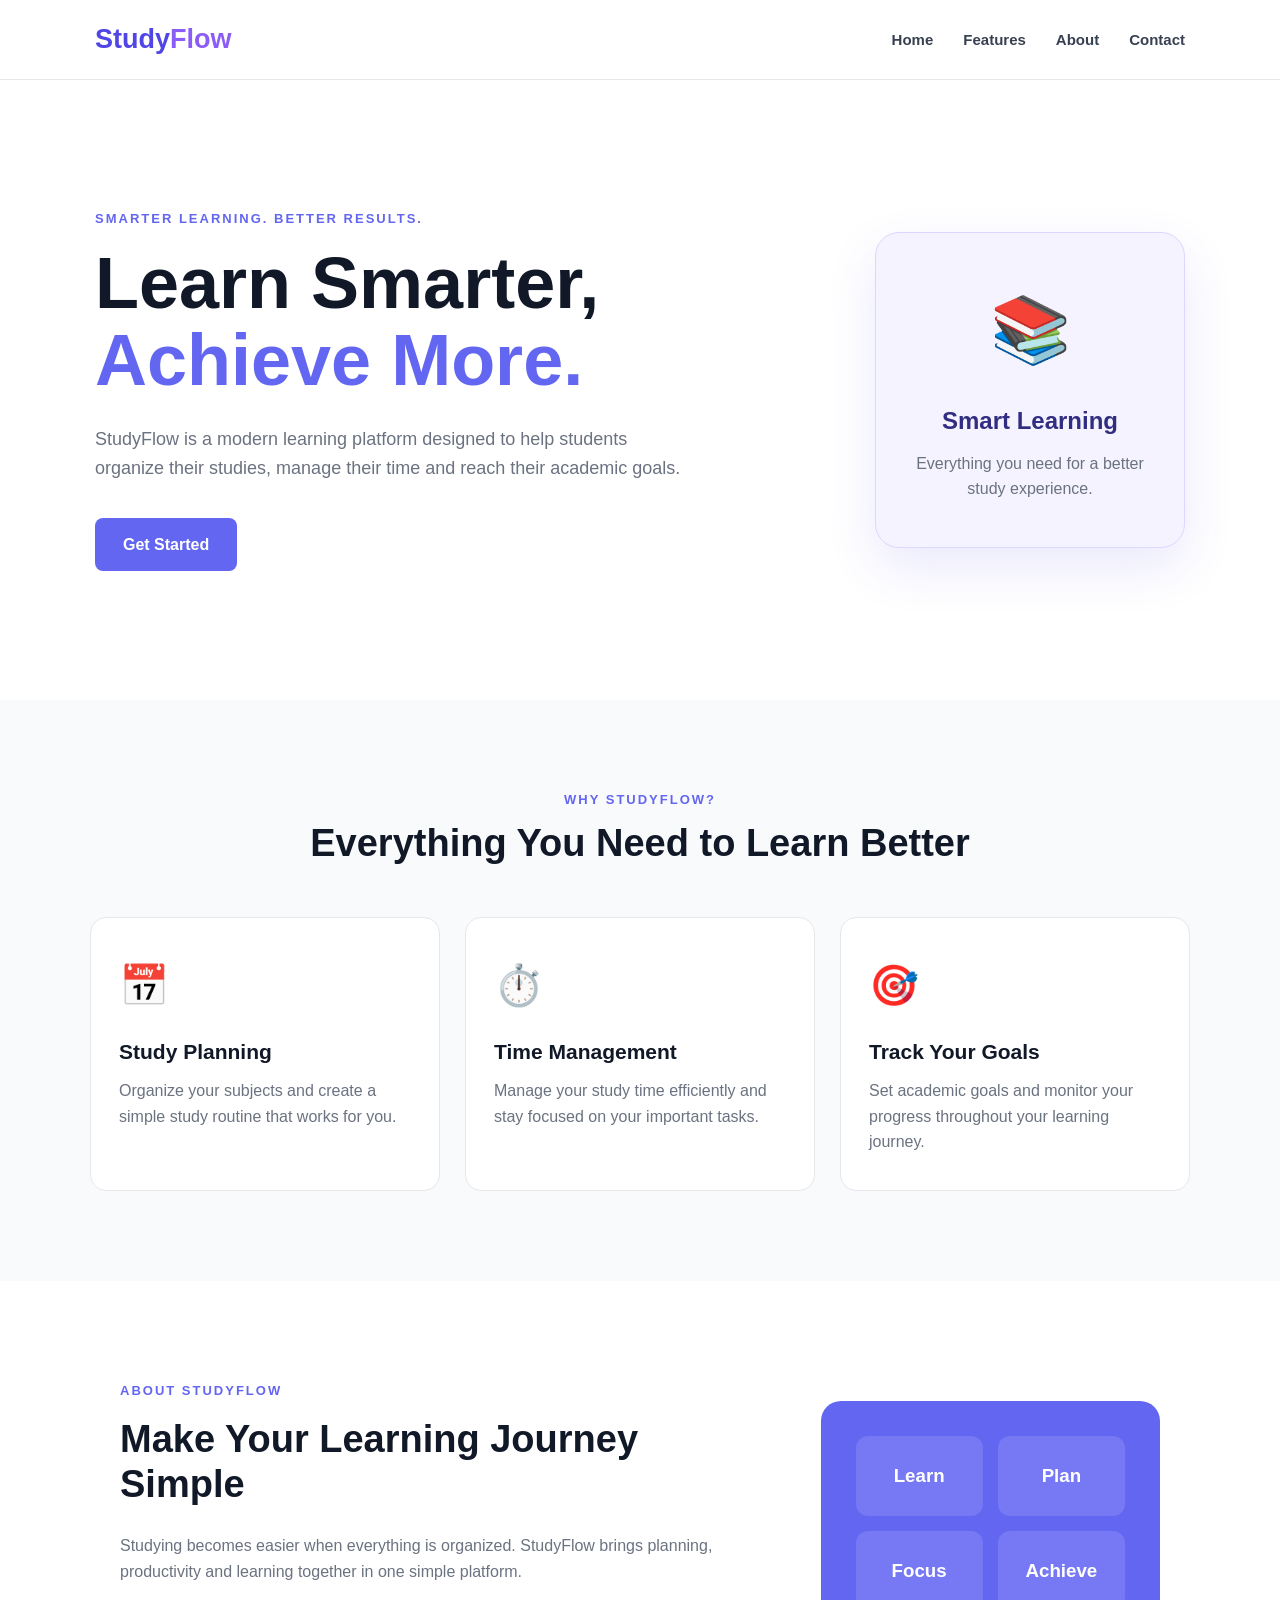
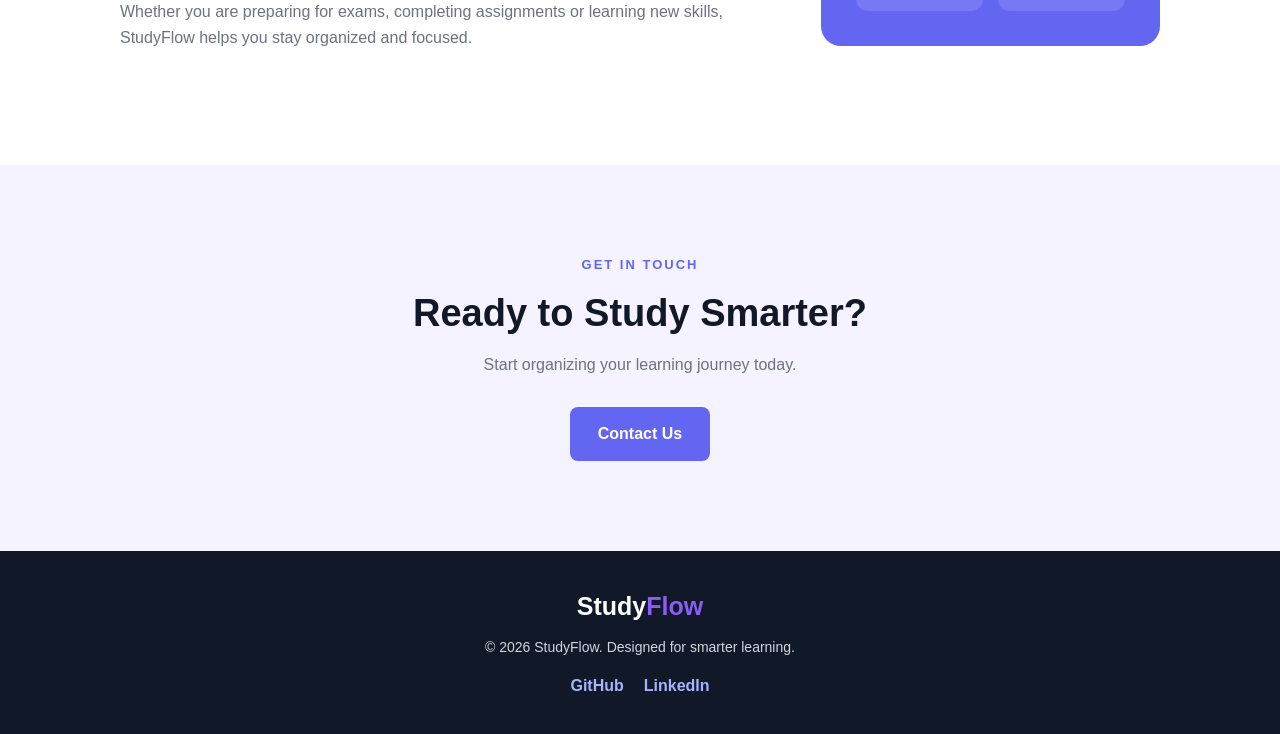
<file: index.html>
<!DOCTYPE html>
<html lang="en">
<head>
    <meta charset="UTF-8">
    <meta name="viewport" content="width=device-width, initial-scale=1.0">
    <title>StudyFlow - Smart Learning Platform</title>

    <link rel="stylesheet" href="style.css">
</head>

<body>

    <!-- Navigation Bar -->
    <header>
        <nav class="navbar">
            <div class="logo">Study<span>Flow</span></div>

            <ul class="nav-links">
                <li><a href="#home">Home</a></li>
                <li><a href="#features">Features</a></li>
                <li><a href="#about">About</a></li>
                <li><a href="#contact">Contact</a></li>
            </ul>
        </nav>
    </header>

    <!-- Hero Section -->
    <section id="home" class="hero">

        <div class="hero-content">
            <p class="tagline">SMARTER LEARNING. BETTER RESULTS.</p>

            <h1>
                Learn Smarter,
                <span>Achieve More.</span>
            </h1>

            <p class="hero-text">
                StudyFlow is a modern learning platform designed
                to help students organize their studies, manage
                their time and reach their academic goals.
            </p>

            <a href="#features" class="btn">Get Started</a>
        </div>

        <div class="hero-card">
            <div class="card-icon">📚</div>
            <h3>Smart Learning</h3>
            <p>Everything you need for a better study experience.</p>
        </div>

    </section>

    <!-- Features Section -->
    <section id="features" class="features">

        <div class="section-heading">
            <p>WHY STUDYFLOW?</p>
            <h2>Everything You Need to Learn Better</h2>
        </div>

        <div class="feature-container">

            <div class="feature-card">
                <div class="icon">📅</div>
                <h3>Study Planning</h3>
                <p>
                    Organize your subjects and create a simple
                    study routine that works for you.
                </p>
            </div>

            <div class="feature-card">
                <div class="icon">⏱️</div>
                <h3>Time Management</h3>
                <p>
                    Manage your study time efficiently and
                    stay focused on your important tasks.
                </p>
            </div>

            <div class="feature-card">
                <div class="icon">🎯</div>
                <h3>Track Your Goals</h3>
                <p>
                    Set academic goals and monitor your progress
                    throughout your learning journey.
                </p>
            </div>

        </div>

    </section>

    <!-- About Section -->
    <section id="about" class="about">

        <div class="about-content">

            <p class="small-title">ABOUT STUDYFLOW</p>

            <h2>Make Your Learning Journey Simple</h2>

            <p>
                Studying becomes easier when everything is organized.
                StudyFlow brings planning, productivity and learning
                together in one simple platform.
            </p>

            <p>
                Whether you are preparing for exams, completing
                assignments or learning new skills, StudyFlow helps
                you stay organized and focused.
            </p>

        </div>

        <div class="about-box">
            <h3>Learn</h3>
            <h3>Plan</h3>
            <h3>Focus</h3>
            <h3>Achieve</h3>
        </div>

    </section>

    <!-- Contact Section -->
    <section id="contact" class="contact">

        <p class="small-title">GET IN TOUCH</p>

        <h2>Ready to Study Smarter?</h2>

        <p>
            Start organizing your learning journey today.
        </p>

        <a href="mailto:hello@studyflow.com" class="btn">
            Contact Us
        </a>

    </section>

    <!-- Footer -->
    <footer>

        <div class="footer-logo">Study<span>Flow</span></div>

        <p>
            © 2026 StudyFlow. Designed for smarter learning.
        </p>

        <div class="social-links">
            <a href="#">GitHub</a>
            <a href="#">LinkedIn</a>
        </div>

    </footer>

</body>
</html>
</file>
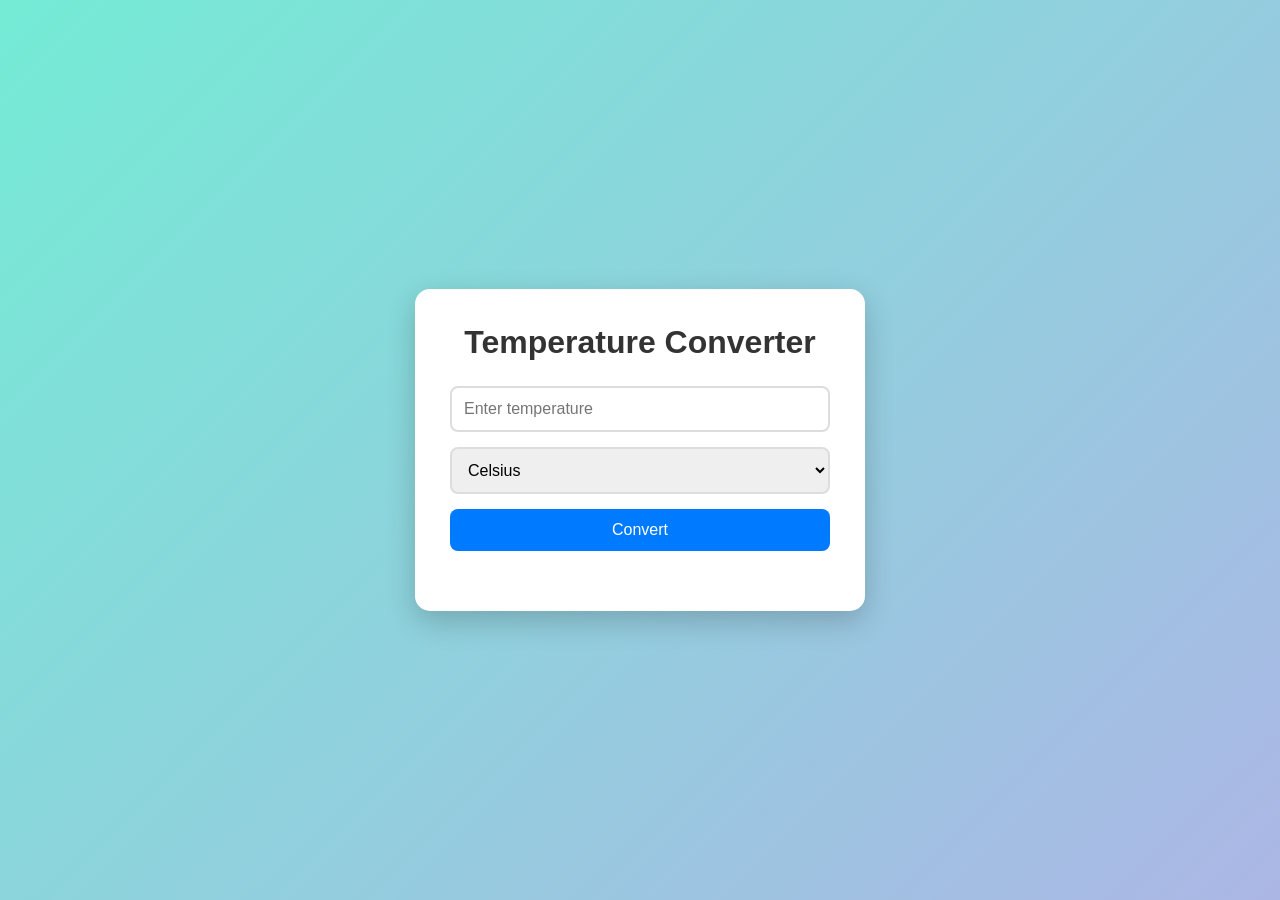
<file: WebDev-L1-TemperatureConverter/index.html>
<!DOCTYPE html>
<html lang="en">
<head>
    <meta charset="UTF-8">
    <meta name="viewport" content="width=device-width, initial-scale=1.0">
    <title>Temperature Converter</title>
    <link rel="stylesheet" href="style.css">
</head>

<body>

    <div class="container">
        <h1>Temperature Converter</h1>

        <input type="number" id="temperature" placeholder="Enter temperature">

        <select id="unit">
            <option value="celsius">Celsius</option>
            <option value="fahrenheit">Fahrenheit</option>
            <option value="kelvin">Kelvin</option>
        </select>

        <button onclick="convertTemperature()">Convert</button>

        <div id="result"></div>
    </div>

    <script src="script.js"></script>

</body>
</html>
</file>
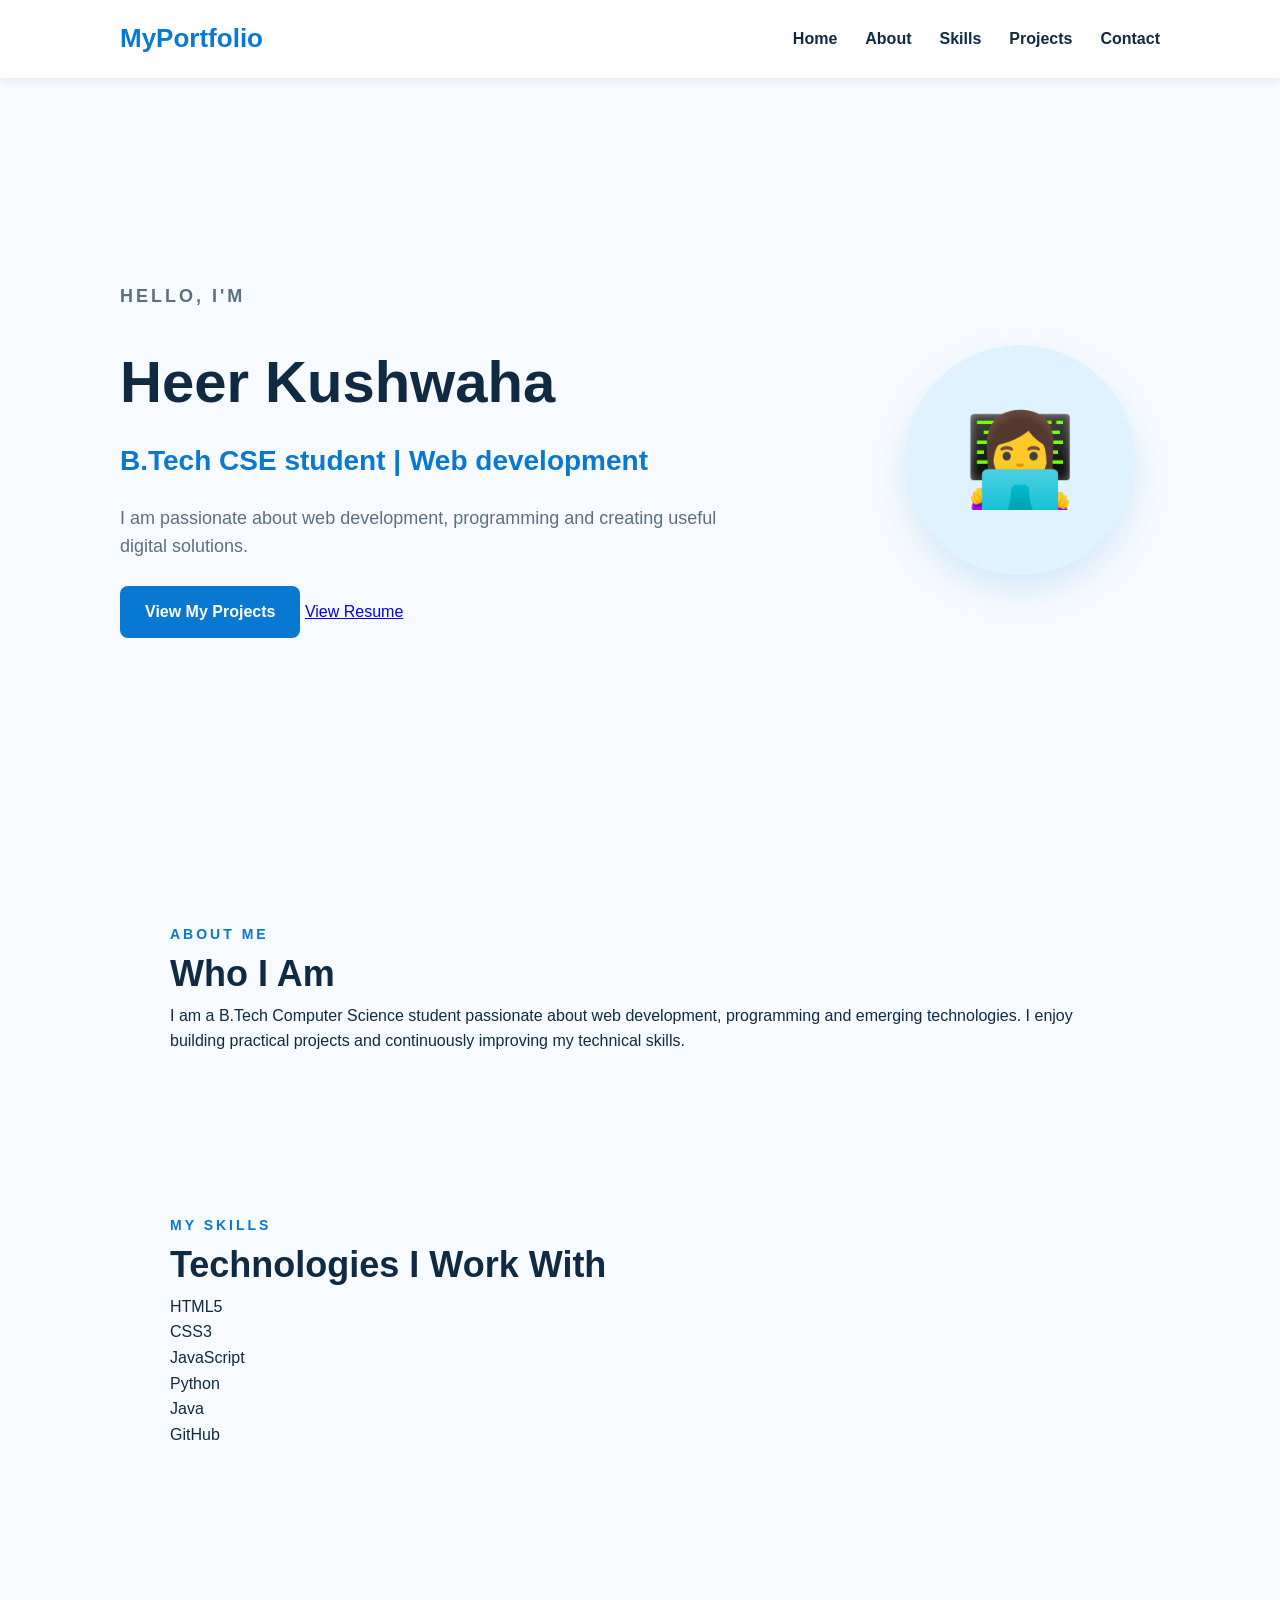
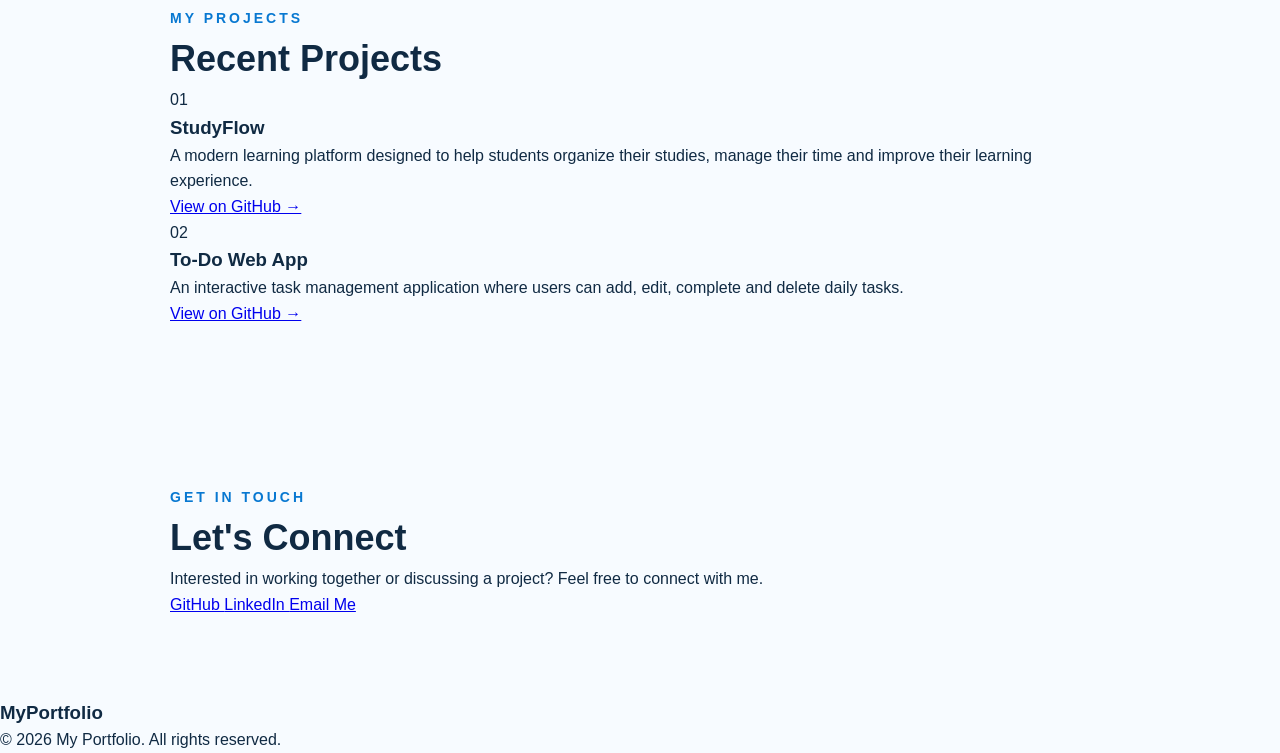
<file: portfolio.html>
<!DOCTYPE html>
<html lang="en">
<head>
    <meta charset="UTF-8">
    <meta name="viewport" content="width=device-width, initial-scale=1.0">
    <title>My Portfolio</title>
    <link rel="stylesheet" href="portfolio.css">
</head>

<body>

    <!-- Navigation -->
    <header>
        <nav>
            <div class="logo">MyPortfolio</div>

            <ul>
                <li><a href="#home">Home</a></li>
                <li><a href="#about">About</a></li>
                <li><a href="#skills">Skills</a></li>
                <li><a href="#projects">Projects</a></li>
                <li><a href="#contact">Contact</a></li>
            </ul>
        </nav>
    </header>

    <!-- Hero Section -->
    <section id="home" class="hero">
        <div class="hero-text">
            <p class="small-title">HELLO, I'M</p>
            <h1>Heer Kushwaha</h1>
            <h2>B.Tech CSE student |  Web development</h2>

            <p>
                I am passionate about web development, programming
                and creating useful digital solutions.
            </p>

            <a href="#projects" class="btn">View My Projects</a>
            <a href="resume.pdf" class="resume-btn" target="_blank">
    View Resume
</a>
        </div>

        <div class="profile-box">
            <div class="profile-circle">👩‍💻</div>
        </div>
    </section>

    <!-- About -->
    <section id="about">
        <p class="section-title">ABOUT ME</p>
        <h2>Who I Am</h2>

        <p>
         I am a B.Tech Computer Science student passionate about web development,
programming and emerging technologies. I enjoy building practical projects
and continuously improving my technical skills.
        </p>
    </section>

    <!-- Skills -->
    <section id="skills">
        <p class="section-title">MY SKILLS</p>
        <h2>Technologies I Work With</h2>

        <div class="skills-container">
            <div>HTML5</div>
            <div>CSS3</div>
            <div>JavaScript</div>
            <div>Python</div>
            <div>Java</div>
            <div>GitHub</div>
        </div>
    </section>

    <!-- Projects -->
    <section id="projects">
        <p class="section-title">MY PROJECTS</p>
        <h2>Recent Projects</h2>

        <div class="projects-container">

            <div class="project-card">
    <span class="project-number">01</span>

    <h3>StudyFlow</h3>

    <p>
        A modern learning platform designed to help students
        organize their studies, manage their time and improve
        their learning experience.
    </p>

    <a href="https://github.com/riyakumari789/smart-learning--dashboard"
   class="github-btn"
   target="_blank">
    View on GitHub →
</a>
</div>

            <div class="project-card">
    <span class="project-number">02</span>

    <h3>To-Do Web App</h3>

    <p>
        An interactive task management application where users
        can add, edit, complete and delete daily tasks.
    </p>

    <a href="https://github.com/riyakumari789/to-do-web-app"
   class="github-btn"
   target="_blank">
    View on GitHub →
</a>
</div>

        </div>
    </section>

    <!-- Contact -->
    <section id="contact">
    <p class="section-title">GET IN TOUCH</p>

    <h2>Let's Connect</h2>

    <p>
        Interested in working together or discussing a project?
        Feel free to connect with me.
    </p>

    <div class="social-links">

        <a href="#" target="_blank">
            GitHub
        </a>

        <a href="#" target="_blank">
            LinkedIn
        </a>

        <a href="mailto:yourname@email.com">
            Email Me
        </a>

    </div>
</section>

    <!-- Footer -->
    <footer>
        <h3>MyPortfolio</h3>
        <p>© 2026 My Portfolio. All rights reserved.</p>
    </footer>

</body>
</html>
</file>
<file: style.css>
/* ================================
   RESET & GLOBAL STYLES
================================ */

* {
    margin: 0;
    padding: 0;
    box-sizing: border-box;
}

html {
    scroll-behavior: smooth;
}

body {
    font-family: Arial, Helvetica, sans-serif;
    color: #1f2937;
    background: #ffffff;
    line-height: 1.6;
}

a {
    text-decoration: none;
}


/* ================================
   NAVIGATION BAR
================================ */

header {
    position: sticky;
    top: 0;
    z-index: 1000;
    background: #ffffff;
    border-bottom: 1px solid #e5e7eb;
}

.navbar {
    max-width: 1150px;
    margin: auto;
    padding: 18px 30px;

    display: flex;
    align-items: center;
    justify-content: space-between;
}

.logo {
    font-size: 27px;
    font-weight: 800;
    color: #4f46e5;
}

.logo span,
.footer-logo span {
    color: #8b5cf6;
}

.nav-links {
    list-style: none;

    display: flex;
    gap: 30px;
}

.nav-links a {
    color: #374151;
    font-size: 15px;
    font-weight: 600;

    transition: 0.3s;
}

.nav-links a:hover {
    color: #6366f1;
}


/* ================================
   HERO SECTION
================================ */

.hero {
    min-height: 620px;
    max-width: 1150px;
    margin: auto;
    padding: 80px 30px;

    display: flex;
    align-items: center;
    justify-content: space-between;
    gap: 50px;
}

.hero-content {
    max-width: 650px;
}

.tagline,
.small-title {
    color: #6366f1;
    font-size: 13px;
    font-weight: 800;
    letter-spacing: 2px;
    margin-bottom: 15px;
}

.hero h1 {
    font-size: clamp(45px, 6vw, 72px);
    line-height: 1.08;
    color: #111827;
    margin-bottom: 25px;
}

.hero h1 span {
    display: block;
    color: #6366f1;
}

.hero-text {
    max-width: 600px;
    color: #6b7280;
    font-size: 18px;
    margin-bottom: 35px;
}

.btn {
    display: inline-block;
    padding: 14px 28px;

    background: #6366f1;
    color: white;

    border-radius: 8px;
    font-weight: 700;

    transition: 0.3s;
}

.btn:hover {
    background: #4f46e5;
    transform: translateY(-2px);
}


/* Hero Card */

.hero-card {
    width: 310px;
    padding: 45px 30px;

    text-align: center;

    background: #f5f3ff;
    border: 1px solid #ddd6fe;
    border-radius: 24px;

    box-shadow: 0 20px 50px rgba(79, 70, 229, 0.12);
}

.card-icon {
    font-size: 65px;
    margin-bottom: 20px;
}

.hero-card h3 {
    font-size: 24px;
    color: #312e81;
    margin-bottom: 10px;
}

.hero-card p {
    color: #6b7280;
}


/* ================================
   FEATURES SECTION
================================ */

.features {
    padding: 90px 30px;
    background: #f9fafb;
}

.section-heading {
    max-width: 700px;
    margin: auto;
    text-align: center;
}

.section-heading p {
    color: #6366f1;
    font-size: 13px;
    font-weight: 800;
    letter-spacing: 2px;
}

.section-heading h2,
.about h2,
.contact h2 {
    margin-top: 10px;
    color: #111827;
    font-size: 38px;
    line-height: 1.2;
}

.feature-container {
    max-width: 1100px;
    margin: 50px auto 0;

    display: grid;
    grid-template-columns: repeat(3, 1fr);
    gap: 25px;
}

.feature-card {
    padding: 35px 28px;

    background: #ffffff;
    border: 1px solid #e5e7eb;
    border-radius: 16px;

    transition: 0.3s;
}

.feature-card:hover {
    transform: translateY(-7px);
    box-shadow: 0 15px 35px rgba(0, 0, 0, 0.08);
}

.icon {
    font-size: 40px;
    margin-bottom: 18px;
}

.feature-card h3 {
    color: #111827;
    margin-bottom: 10px;
    font-size: 21px;
}

.feature-card p {
    color: #6b7280;
}


/* ================================
   ABOUT SECTION
================================ */

.about {
    max-width: 1100px;
    margin: auto;
    padding: 100px 30px;

    display: grid;
    grid-template-columns: 1.3fr 0.7fr;
    gap: 70px;
    align-items: center;
}

.about h2 {
    margin-bottom: 25px;
}

.about-content > p:not(.small-title) {
    color: #6b7280;
    margin-bottom: 15px;
}

.about-box {
    padding: 35px;

    background: #6366f1;
    color: white;

    border-radius: 20px;

    display: grid;
    grid-template-columns: 1fr 1fr;
    gap: 15px;
}

.about-box h3 {
    padding: 25px 15px;

    background: rgba(255, 255, 255, 0.12);
    border-radius: 12px;

    text-align: center;
}


/* ================================
   CONTACT SECTION
================================ */

.contact {
    padding: 90px 30px;
    text-align: center;
    background: #f5f3ff;
}

.contact h2 {
    margin-bottom: 15px;
}

.contact > p:not(.small-title) {
    color: #6b7280;
    margin-bottom: 30px;
}


/* ================================
   FOOTER
================================ */

footer {
    padding: 35px 30px;

    background: #111827;
    color: #d1d5db;

    text-align: center;
}

.footer-logo {
    color: #ffffff;
    font-size: 25px;
    font-weight: 800;
    margin-bottom: 10px;
}

footer p {
    font-size: 14px;
    margin-bottom: 15px;
}

.social-links {
    display: flex;
    justify-content: center;
    gap: 20px;
}

.social-links a {
    color: #a5b4fc;
    font-weight: 600;
}

.social-links a:hover {
    color: #ffffff;
}


/* ================================
   RESPONSIVE DESIGN
================================ */

@media (max-width: 800px) {

    .navbar {
        flex-direction: column;
        gap: 15px;
    }

    .nav-links {
        gap: 15px;
        flex-wrap: wrap;
        justify-content: center;
    }

    .hero {
        flex-direction: column;
        text-align: center;
        padding-top: 60px;
    }

    .hero-card {
        width: 100%;
        max-width: 350px;
    }

    .feature-container {
        grid-template-columns: 1fr;
        max-width: 500px;
    }

    .about {
        grid-template-columns: 1fr;
        gap: 40px;
    }
}


@media (max-width: 500px) {

    .navbar {
        padding: 15px;
    }

    .nav-links {
        font-size: 14px;
        gap: 12px;
    }

    .hero {
        padding: 55px 20px;
    }

    .hero h1 {
        font-size: 45px;
    }

    .hero-text {
        font-size: 16px;
    }

    .features,
    .about,
    .contact {
        padding: 70px 20px;
    }

    .section-heading h2,
    .about h2,
    .contact h2 {
        font-size: 30px;
    }

    .about-box {
        padding: 20px;
    }
}
/* Project Section */
.project-card {
    background: white;
    padding: 25px;
    margin: 20px 0;
    border-radius: 15px;
    box-shadow: 0 5px 20px rgba(0, 0, 0, 0.08);
    transition: 0.3s;
}

.project-card:hover {
    transform: translateY(-5px);
    box-shadow: 0 10px 25px rgba(0, 0, 0, 0.15);
}

/* GitHub Button */
.github-btn {
    display: inline-block;
    margin-top: 15px;
    padding: 10px 20px;
    background: #0b84d8;
    color: white;
    text-decoration: none;
    border-radius: 8px;
    font-weight: bold;
    transition: 0.3s;
}

.github-btn:hover {
    background: #075b96;
    transform: translateY(-2px);
}
</file>
<file: WebDev-L1-TemperatureConverter/style.css>
* {
    margin: 0;
    padding: 0;
    box-sizing: border-box;
}

body {
    font-family: Arial, sans-serif;
    background: linear-gradient(135deg, #74ebd5, #ACB6E5);
    min-height: 100vh;
    display: flex;
    justify-content: center;
    align-items: center;
}

.container {
    background: white;
    width: 90%;
    max-width: 450px;
    padding: 35px;
    border-radius: 15px;
    text-align: center;
    box-shadow: 0 10px 30px rgba(0, 0, 0, 0.2);
}

h1 {
    color: #333;
    margin-bottom: 25px;
}

input,
select {
    width: 100%;
    padding: 12px;
    margin-bottom: 15px;
    border: 2px solid #ddd;
    border-radius: 8px;
    font-size: 16px;
}

button {
    width: 100%;
    padding: 12px;
    border: none;
    border-radius: 8px;
    background: #007bff;
    color: white;
    font-size: 16px;
    cursor: pointer;
}

button:hover {
    background: #0056b3;
}

#result {
    margin-top: 25px;
    font-size: 18px;
    font-weight: bold;
    color: #333;
}
</file>
<file: portfolio.css>
* {
    margin: 0;
    padding: 0;
    box-sizing: border-box;
    scroll-behavior: smooth;
}

body {
    font-family: Arial, sans-serif;
    color: #102a43;
    background: #f7fbff;
    line-height: 1.6;
}

/* Navigation */
header {
    background: white;
    position: sticky;
    top: 0;
    z-index: 1000;
    box-shadow: 0 2px 10px rgba(0,0,0,0.08);
}

nav {
    max-width: 1100px;
    margin: auto;
    padding: 18px 30px;
    display: flex;
    justify-content: space-between;
    align-items: center;
}

.logo {
    font-size: 26px;
    font-weight: bold;
    color: #0878d1;
}

nav ul {
    display: flex;
    list-style: none;
    gap: 28px;
}

nav a {
    text-decoration: none;
    color: #102a43;
    font-weight: 600;
}

nav a:hover {
    color: #0878d1;
}

/* Hero */
.hero {
    min-height: 85vh;
    max-width: 1100px;
    margin: auto;
    padding: 80px 30px;
    display: flex;
    align-items: center;
    justify-content: space-between;
    gap: 50px;
}

.hero-text {
    max-width: 600px;
}

.small-title,
.section-title {
    color: #0878d1;
    font-weight: bold;
    letter-spacing: 3px;
    font-size: 14px;
}

.hero h1 {
    font-size: 58px;
    margin: 10px 0;
}

.hero h2 {
    font-size: 28px;
    color: #0878d1;
    margin-bottom: 20px;
}

.hero p {
    color: #5c7080;
    font-size: 18px;
    margin-bottom: 25px;
}

.btn {
    display: inline-block;
    background: #0878d1;
    color: white;
    padding: 13px 25px;
    border-radius: 8px;
    text-decoration: none;
    font-weight: bold;
}

.btn:hover {
    background: #075fa8;
}

/* Profile */
.profile-box {
    width: 280px;
    height: 280px;
    display: flex;
    justify-content: center;
    align-items: center;
}

.profile-circle {
    width: 230px;
    height: 230px;
    border-radius: 50%;
    background: #dff2ff;
    display: flex;
    justify-content: center;
    align-items: center;
    font-size: 90px;
    box-shadow: 0 15px 35px rgba(8,120,209,0.15);
}

/* Sections */
section:not(.hero) {
    max-width: 1000px;
    margin: auto;
    padding: 80px 30px;
}

section h2 {
    font-size: 36px;
    margin
    /* Professional Project Design */

.project-card {
    position: relative;
    border: 1px solid #e2edf5;
    overflow: hidden;
}

.project-number {
    display: inline-block;
    font-size: 13px;
    font-weight: bold;
    color: #0878d1;
    background: #e8f5ff;
    padding: 5px 10px;
    border-radius: 20px;
    margin-bottom: 15px;
}

.project-links {
    margin-top: 20px;
}

.project-links a {
    display: inline-block;
    background: #0878d1;
    color: white;
    padding: 10px 18px;
    border-radius: 7px;
    transition: 0.3s;
}

.project-links a:hover {
    background: #075fa8;
    transform: translateY(-2px);
}

/* Social Links */

.social-links {
    display: flex;
    justify-content: center;
    gap: 15px;
    margin-top: 25px;
    flex-wrap: wrap;
}

.social-links a {
    text-decoration: none;
    color: #0878d1;
    border: 2px solid #0878d1;
    padding: 10px 22px;
    border-radius: 8px;
    font-weight: bold;
    transition: 0.3s;
}

.social-links a:hover {
    background: #0878d1;
    color: white;
}

/* Section spacing */

section:not(.hero) {
    border-bottom: 1px solid #e8eef3;
}

/* Better headings */

section h2 {
    color: #102a43;
}

/* Smooth card effect */

.skills-container div {
    transition: 0.3s;
    border: 1px solid #e8eef3;
}

.skills-container div:hover {
    transform: translateY(-5px);
    border-color: #0878d1;
}
.resume-btn {
    display: inline-block;
    margin-left: 10px;
    padding: 11px 24px;
    border: 2px solid #0878d1;
    border-radius: 8px;
    color: #0878d1;
    text-decoration: none;
    font-weight: bold;
}

.resume-btn:hover {
    background: #0878d1;
    color: white;
}
.github-btn {
    display: inline-block;
    margin-top: 15px;
    padding: 10px 18px;
    background: #0b5ed7;
    color: white;
    text-decoration: none;
    border-radius: 6px;
    font-weight: 600;
}

.github-btn:hover {
    background: #084298;
}
</file>
